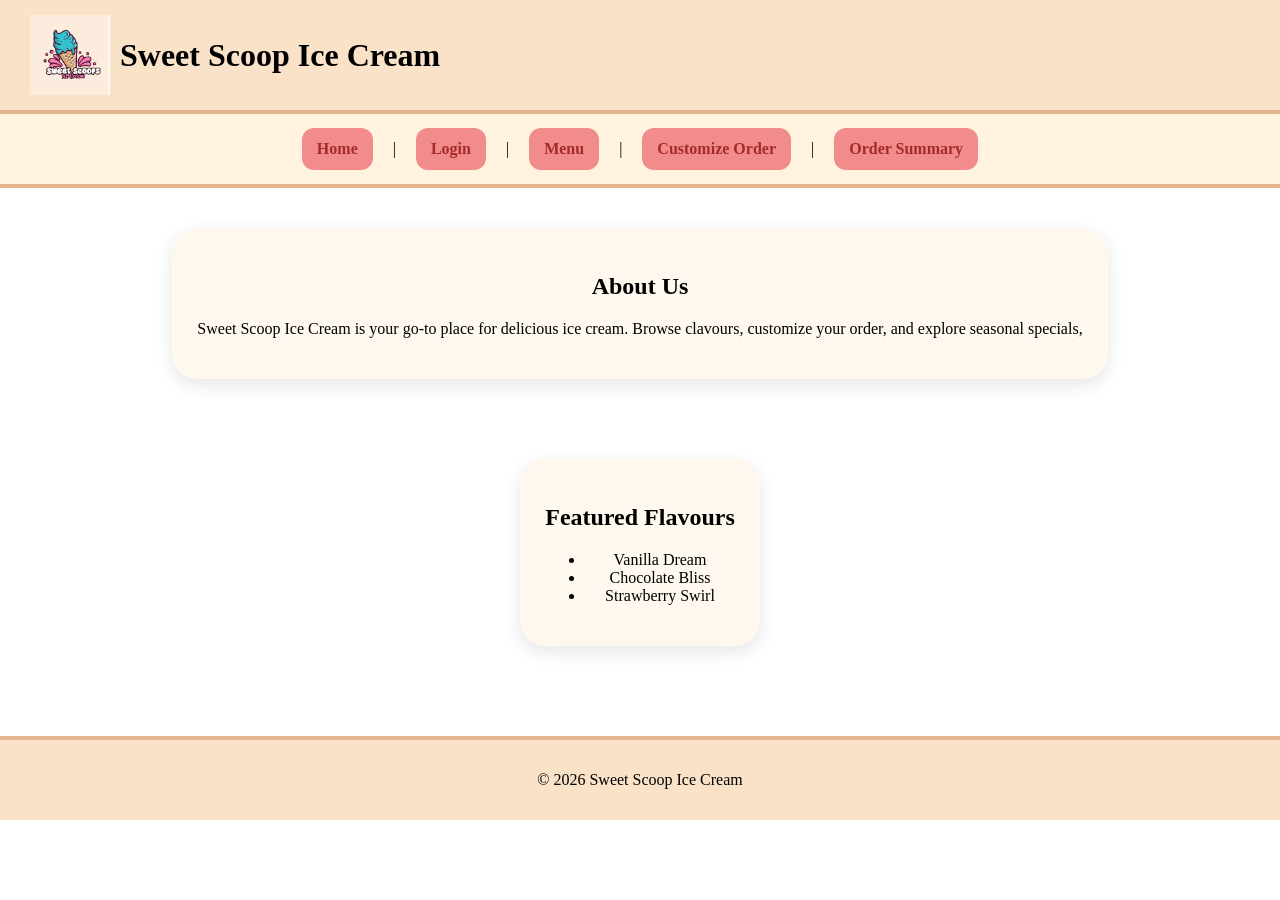
<file: index.html>
<!-- Jad Dina : 30256493 -->
 <!-- Arjun Chatha : 30207126-->

<!DOCTYPE html>

<html>
    <head>
        <link href="styles.css" rel="stylesheet">
        <title>
            Sweet Scoop Ice Cream
        </title>
    </head>

    <body>
        <header class = "main-header">
            <img src="logo.jpeg" alt = "Sweet Scoop Ice Cream Logo" class = "logo">
             <h1>Sweet Scoop Ice Cream</h1>
        </header>

        <div class="navbar">
            <a href="index.html">Home</a> 
            <p>|</p>
            <a href="login.html">Login</a> 
            <p>|</p>
            <a href="menu_view.html">Menu</a> 
            <p>|</p>
            <a href="customize_order.html">Customize Order</a> 
            <p>|</p>
            <a href="order_summary.html">Order Summary</a> 
        </div>

        <main class="home-main">
            <section>
                <h2>About Us</h2>
                <p>Sweet Scoop Ice Cream is your go-to place for delicious ice cream. Browse clavours, customize your order, and explore seasonal specials,</p>
            </section>

            <section>
                <h2>Featured Flavours</h2>
                <ul class="list_allign">
                    <li>Vanilla Dream</li>
                    <li>Chocolate Bliss</li>
                    <li>Strawberry Swirl</li>
                </ul>
            </section>


        </main>

        <footer class="main-footer">
            <p>© 2026 Sweet Scoop Ice Cream</p>
        </footer>
    </body>
</html>
</file>
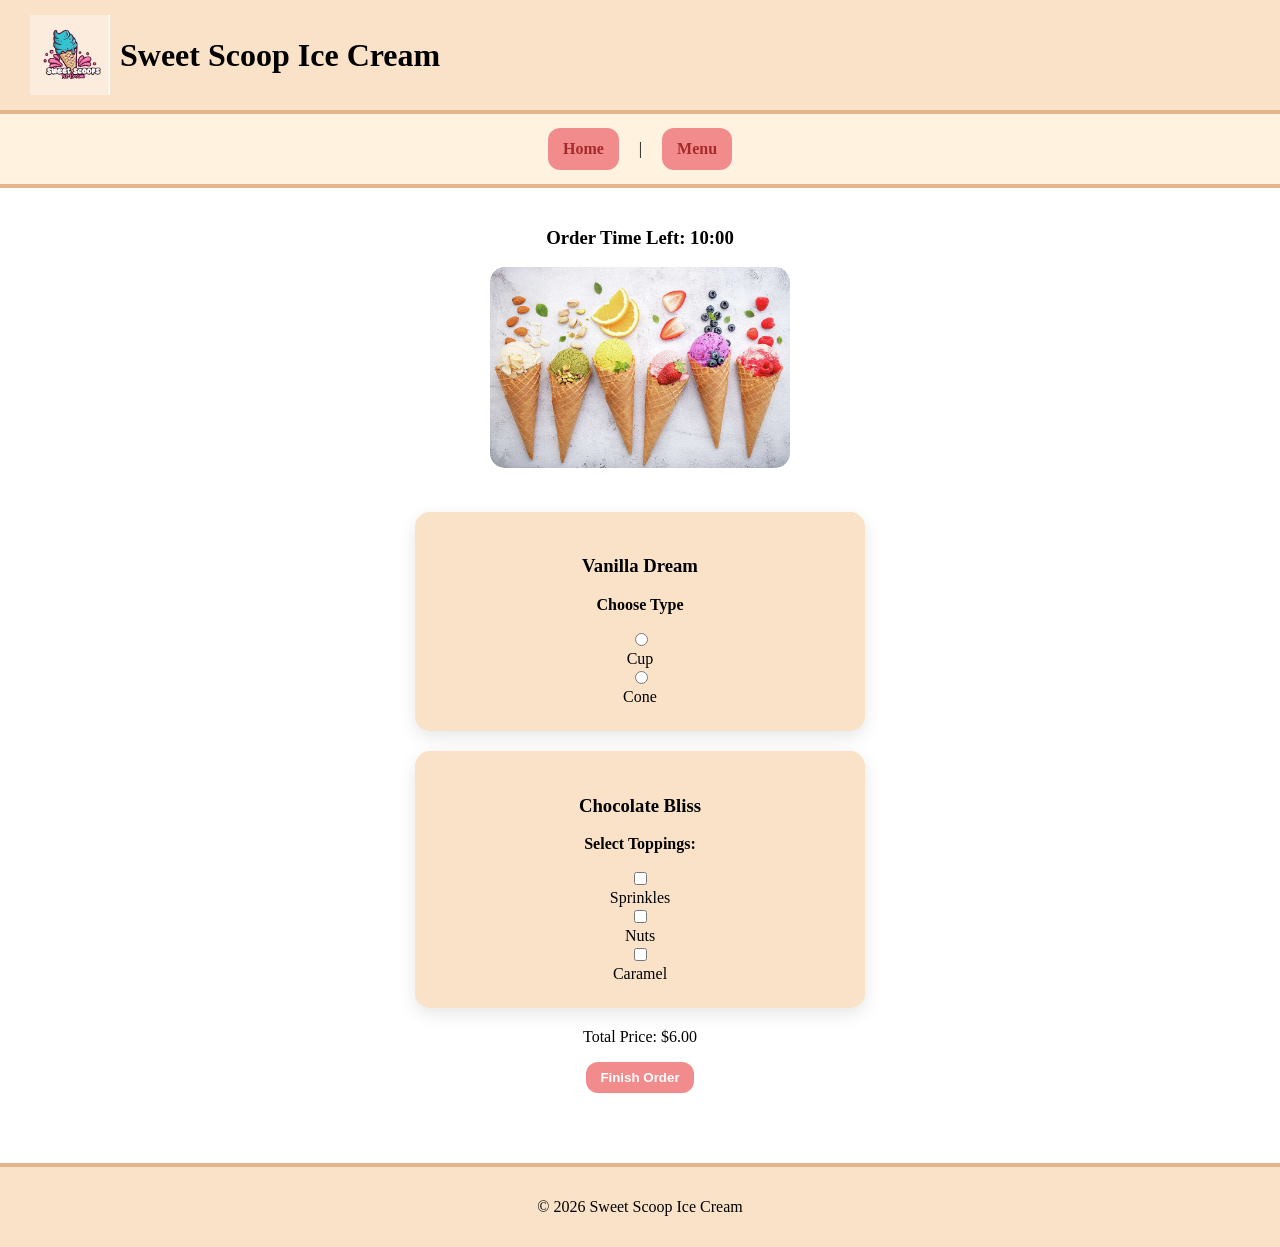
<file: customize_order.html>
<!DOCTYPE html>
<html>
    <head>
        <link href="styles.css" rel="stylesheet">
        <title>
            Sweet Scoop Ice Cream 
        </title>
    </head>
    <body>
        <header class="main-header">
            <img src="logo.jpeg" alt="Sweet Scoop Ice Cream Logo" class="logo">
            <h1>Sweet Scoop Ice Cream</h1>
        </header>

        <div class="navbar">
            <a href="index.html">Home</a>
            <p>|</p>
            <a href="menu_view.html">Menu</a>
        </div>

        <main class="customize-main">
            <h3 id="timer-display">Order Time Left: 10:00</h3>
            

            <form action="order_summary.html" id="order-form">
                <img src="Picture2.jpeg" alt="Ice Cream Banner" class="banner-img">
                <div class = "customize-order">
                    <h3>Vanilla Dream</h3>
                    <p><b>Choose Type</b></p>
                    <input type="radio" id="cup" name="type" value="Cup">
                    <br>
                    <label for="cup">Cup</label>
                    
                    <br> <input type="radio" id="cone" name="type" value="Cone">
                    <br>
                    <label for="cone">Cone</label>
                </div>
                 
                <div class ="customize-order">
                    <h3>Chocolate Bliss</h3>
                    <p><b>Select Toppings:</b></p>
                    <input type="checkbox" id="sprinkles" name="topping" value="Sprinkles">
                    <br>
                    <label for="sprinkles">Sprinkles</label>
                    <br>
                
                    <input type="checkbox" id="nuts" name="topping" value="Nuts">
                    <br>
                    <label for="nuts">Nuts</label>
                    <br>
                
                    <input type="checkbox" id="caramel" name="topping" value="Caramel">
                    <br>
                    <label for="caramel">Caramel</label>
                </div>
               

                <p id="price-display">Total Price: $6.00</p>
                <button type="submit" class="button-style">Finish Order</button>
           
           
           
           
            </form>

            <script src="customize.js"></script>


        </main>

        <footer class="main-footer">
            <p>© 2026 Sweet Scoop Ice Cream</p>
       
        </footer>
    </body>
</html>
</file>
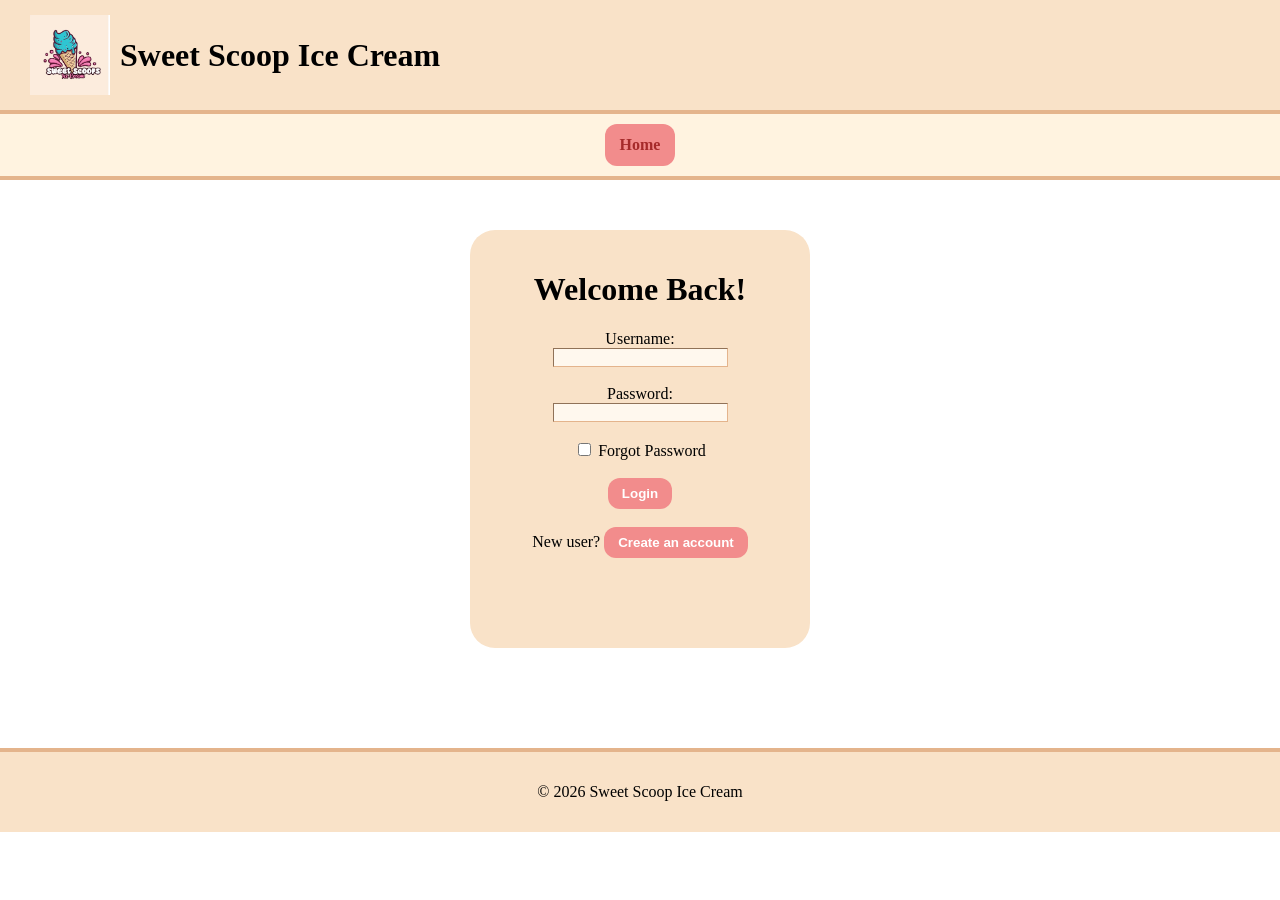
<file: login.html>
<!DOCTYPE html>
<html>
    <head>
        <link href="styles.css" rel="stylesheet">
        <title>
            Sweet Scoop Ice Cream
        </title>
    </head>
    <body>
        <header class="main-header">
            <img src="logo.jpeg" alt="Sweet Scoop Ice Cream Logo" class="logo">
            <h1>Sweet Scoop Ice Cream</h1>
        </header>
        <div class="navbar">
            <a href="index.html">Home</a>
        </div>
        <main class="login-main" id="form-login">
            <form>
                <h1>Welcome Back!</h1>
                <label for="username">Username:</label>
                <br>
                <input type="text" id="username" name="username" class="input-style">
                <br>
                <br>
                <label for="password">Password:</label>
                <br>
                <input type="text" id="password" name="password" class="input-style">
                <br>
                <br>
                <input type="checkbox" id="forgot-password" name="forgot-password">
                <label for="forgot-password">Forgot Password</label>
                <br>
                <br>
                <button type="button" id="login-button" class="button-style">Login</button>
                <br>
                <br>
                <label for="signup-button">New user?</label>
                <button type="button" id="signup-button" class="button-style">Create an account</button>
            </form>

        </main>
        <footer class="main-footer">
            <p>© 2026 Sweet Scoop Ice Cream</p>
        </footer>
     </body>
     <script src="login_script.js"></script>
</html>
</file>
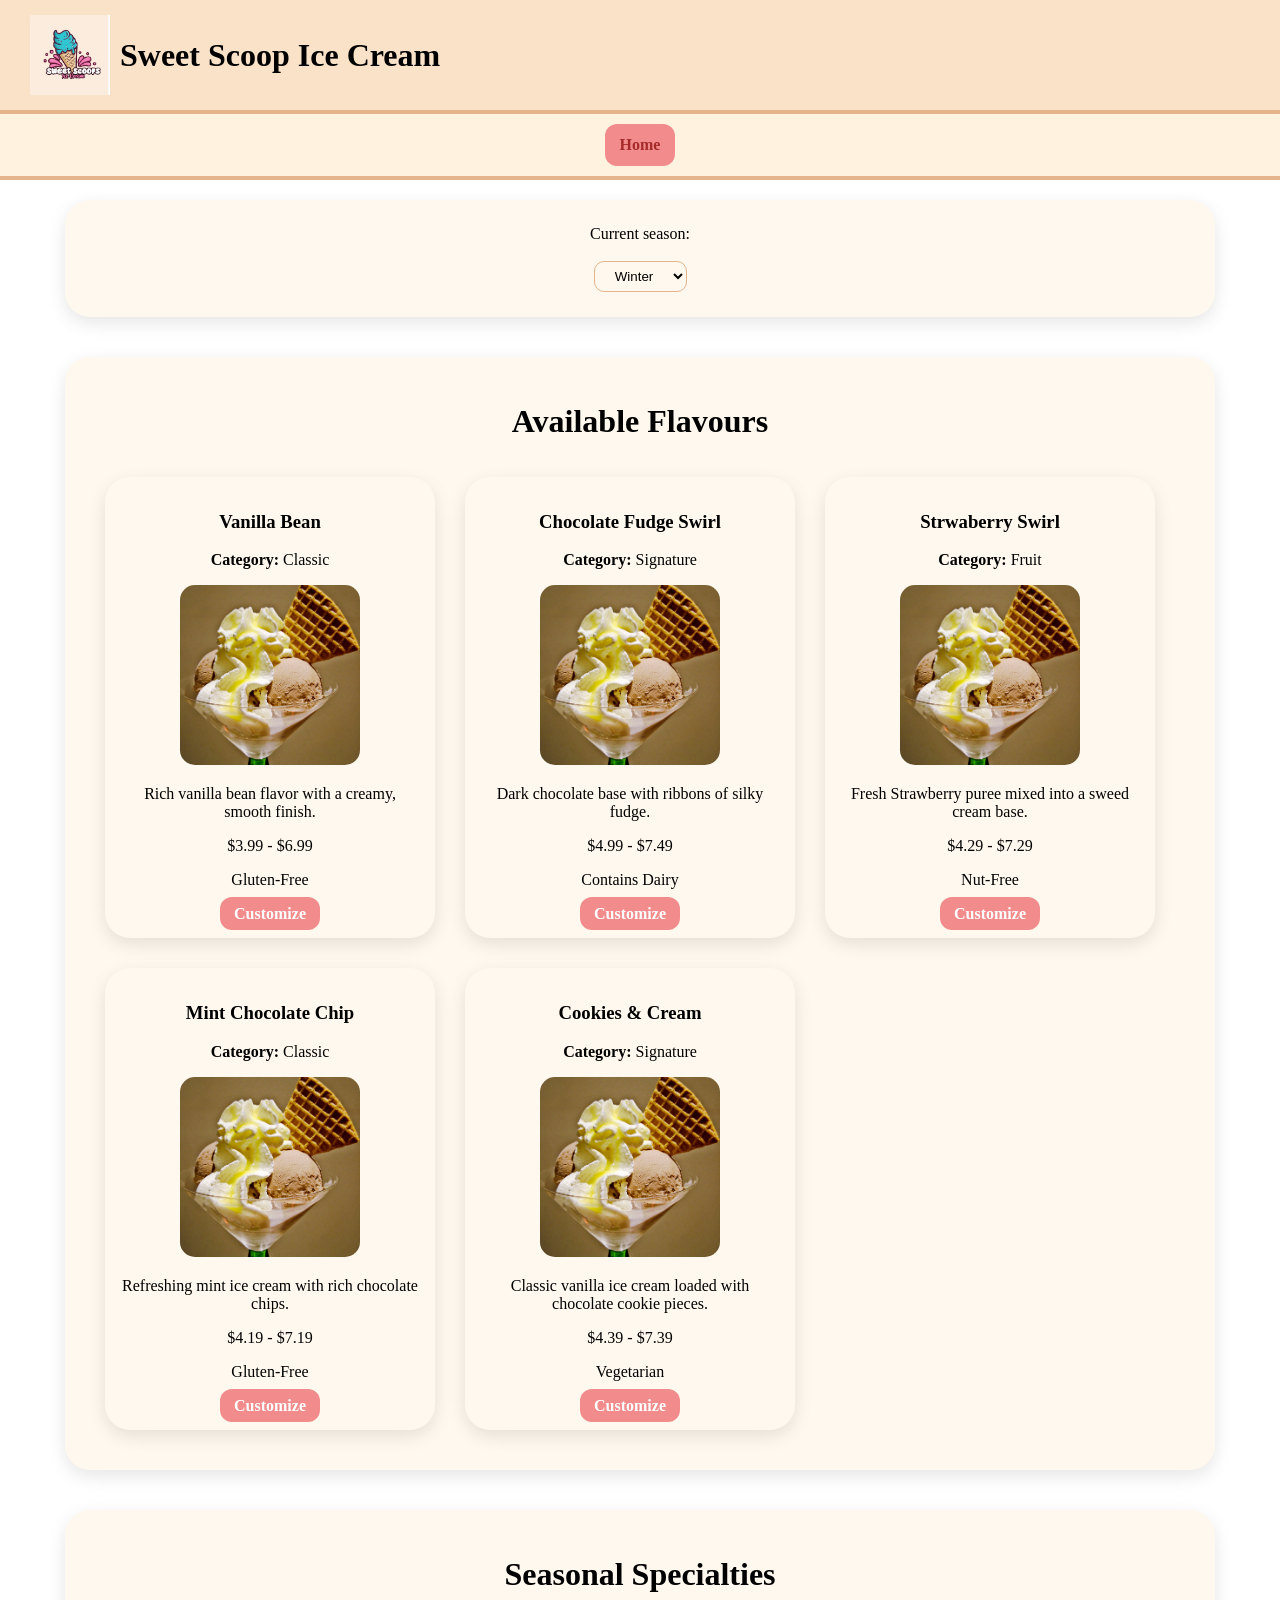
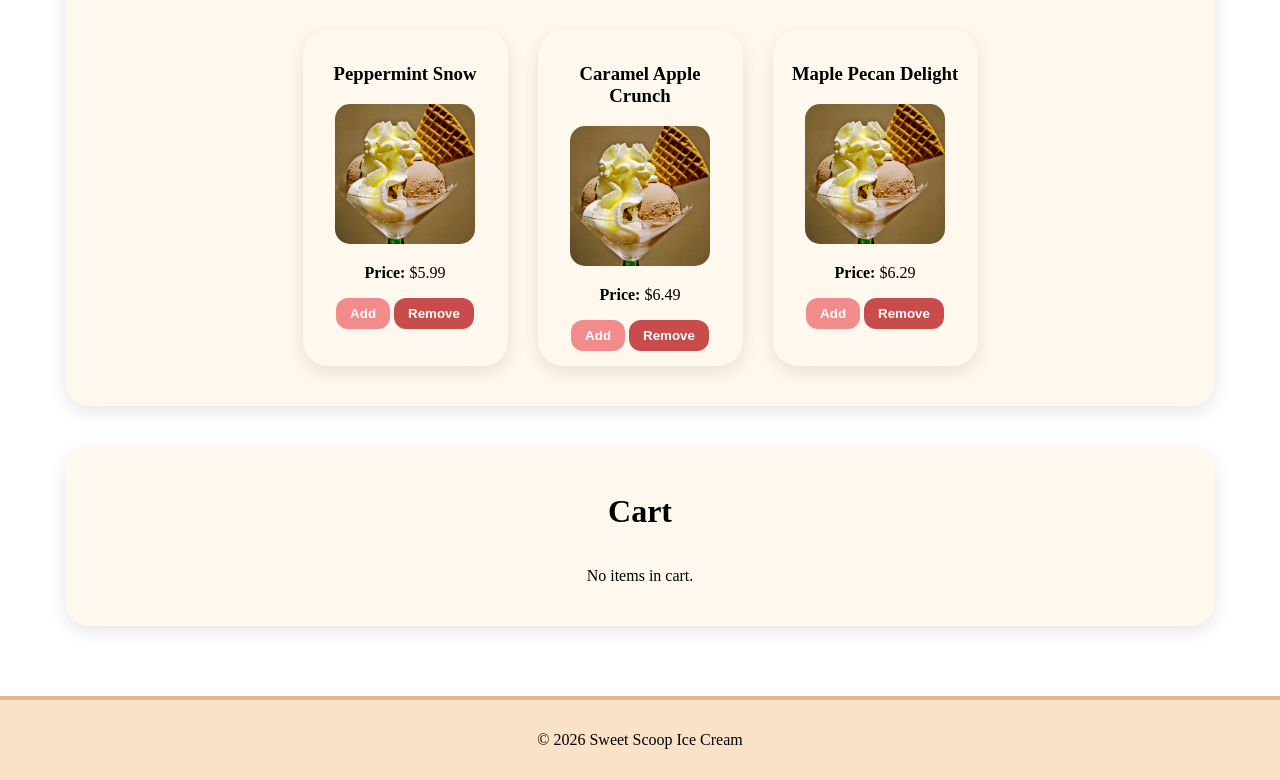
<file: menu_view.html>
<!DOCTYPE html>
<html>
    <head>
        <link href="styles.css" rel="stylesheet">
        <title>
            Sweet Scoop Ice Cream
        </title>
    </head>
    <body>
        <header class="main-header">
            <img src="logo.jpeg" alt="Sweet Scoop Ice Cream Logo" class="logo">
            <h1>Sweet Scoop Ice Cream</h1>
        </header>
         <div class="navbar">
            <a href="index.html">Home</a>
        </div>
        <main class="menu-main">



            <div class="menu-section">
                <label for="season">Current season:</label>
                <br>
                <select id="season" name="season" class="select-style">
                    <option value="winter">Winter</option>
                    <option value="spring">Spring</option>
                    <option value="summer">Summer</option>
                    <option value="fall">Fall</option>

                </select>
            </div>
            <div class="menu-section">
                <h1>Available Flavours</h1>
                <div class="ice-cream-grid">
                    <div class="ice-cream-tiles">
                        <h3>Vanilla Bean</h3>
                        <p><b>Category:</b> Classic</p>
                        <img src="Picture1.webp">
                        <p>Rich vanilla bean flavor with a creamy, smooth finish.</p>
                        <p>$3.99 - $6.99</p>
                        <p>Gluten-Free</p>
                        <a class="button-style" href="customize_order.html">Customize</a>   
                    </div>
                    <div class="ice-cream-tiles">
                        <h3>Chocolate Fudge Swirl</h3>
                        <p><b>Category:</b> Signature</p>
                        <img src="Picture1.webp" alt="Chocolate Fudge Swirl">
                        <p>Dark chocolate base with ribbons of silky fudge.</p>
                        <p>$4.99 - $7.49</p>
                        <p>Contains Dairy</p>
                        <a class="button-style" href="customize_order.html">Customize</a>
                    </div>
                    <div class="ice-cream-tiles">
                        <h3>Strwaberry Swirl</h3>
                        <p><b>Category:</b> Fruit</p>
                        <img src="Picture1.webp" alt="Chocolate Fudge Swirl">
                        <p>Fresh Strawberry puree mixed into a sweed cream base.</p>
                        <p>$4.29 - $7.29</p>
                        <p>Nut-Free</p>
                        <a class="button-style" href="customize_order.html">Customize</a>
                    </div>
                        <div class="ice-cream-tiles">
                        <h3>Mint Chocolate Chip</h3>
                        <p><b>Category:</b> Classic</p>
                        <img src="Picture1.webp" alt="Mint Chocolate Chip">
                        <p>Refreshing mint ice cream with rich chocolate chips.</p>
                        <p>$4.19 - $7.19</p>
                        <p>Gluten-Free</p>
                        <a class="button-style" href="customize_order.html">Customize</a>
                    </div>

                    <div class="ice-cream-tiles">
                        <h3>Cookies &amp; Cream</h3>
                        <p><b>Category:</b> Signature</p>
                        <img src="Picture1.webp" alt="Cookies and Cream">
                        <p>Classic vanilla ice cream loaded with chocolate cookie pieces.</p>
                        <p>$4.39 - $7.39</p>
                        <p>Vegetarian</p>
                        <a class="button-style" href="customize_order.html">Customize</a>
                    </div>
                    
                </div>
            </div>
            <div class="menu-section">
                <h1>Seasonal Specialties</h1>
                <div class="ice-cream-grid">
                    <div class="season-special-tiles">
                        <h3>Peppermint Snow</h3>
                        <img src="Picture1.webp" alt="Peppermint Ice Cream">
                        <p><b>Price:</b> $5.99</p>
                        <button class="add-button">Add</button>
                        <button class="remove-button">Remove</button>
                    </div>
                    <div class="season-special-tiles"">
                        <h3>Caramel Apple Crunch</h3>
                        <img src="Picture1.webp" alt="Peppermint Ice Cream">
                        <p><b>Price:</b> $6.49</p>
                        <button class="add-button">Add</button>
                        <button class="remove-button">Remove</button>
                    </div>
                    <div class="season-special-tiles"">
                        <h3>Maple Pecan Delight</h3>
                        <img src="Picture1.webp" alt="Peppermint Ice Cream">
                        <p><b>Price:</b> $6.29</p>
                        <button class="add-button">Add</button>
                        <button class="remove-button">Remove</button>
                    </div>

                </div>

            </div>

        </main>



        <div class="menu-section" id="cart-section">
            <h1>Cart</h1>
            <div id="cart-container">
                <p id="empty-cart-msg">No items in cart.</p>
            </div>
        </div>


        <footer class="main-footer">
            <p>© 2026 Sweet Scoop Ice Cream</p>
        </footer>


        <script src="menu.js"></script>

     </body>
</file>
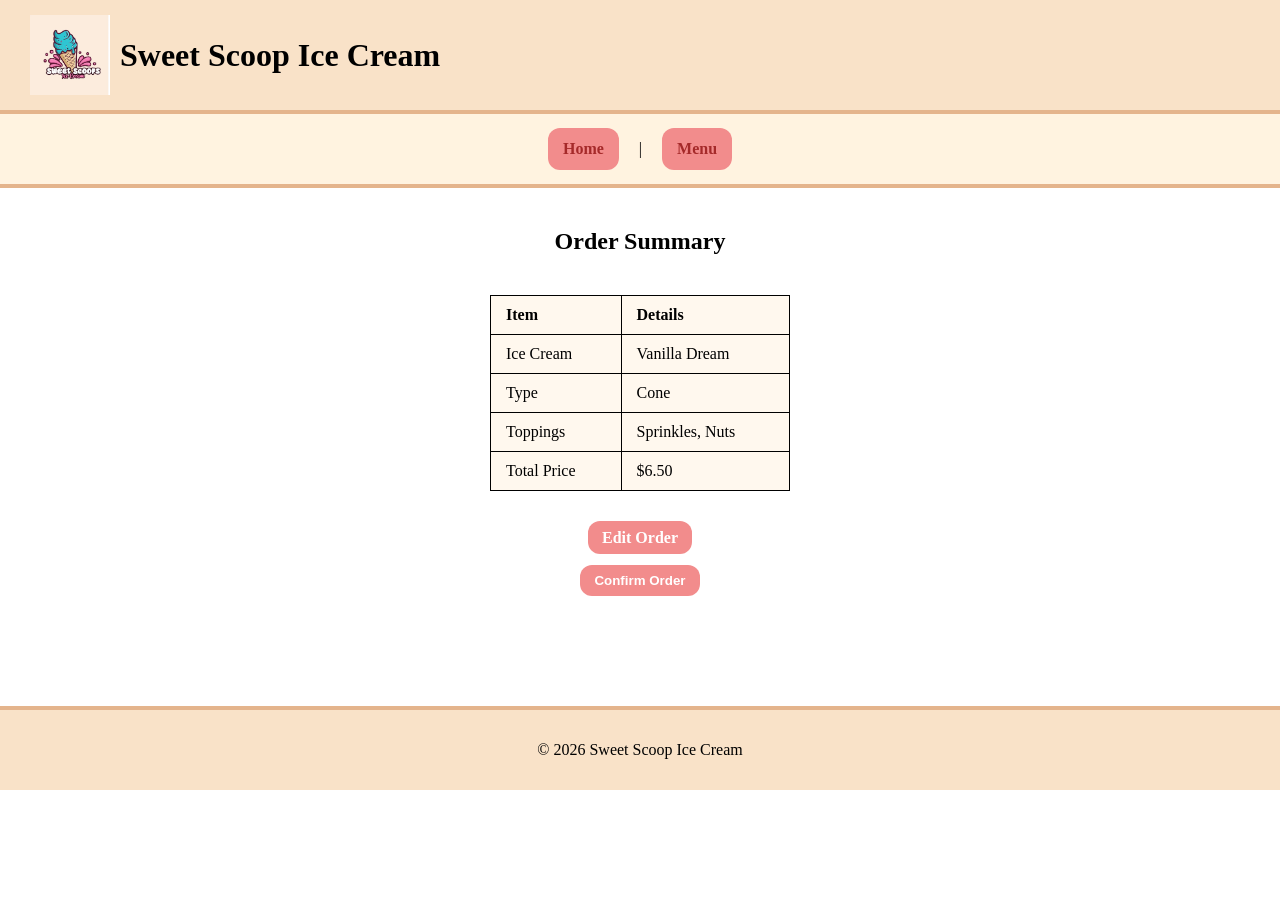
<file: order_summary.html>
<!DOCTYPE html>
<html>
    <head>
        <link href="styles.css" rel="stylesheet">
        <title>Sweet Scoop Ice Cream - Order Summary</title>
    </head>
    <body>
        <header class="main-header">
            <img src="logo.jpeg" alt="Sweet Scoop Ice Cream Logo" class="logo">
            <h1>Sweet Scoop Ice Cream</h1>
        </header>

        <div class="navbar">
            <a href="index.html">Home</a>
            <p>|</p>
            <a href="menu_view.html">Menu</a>
        </div>



        <main class="summary-main">
            <h2>Order Summary</h2>
            
            <table class="order-table">
                <tr>
                    <th>Item</th>
                    <th>Details</th>
                </tr>
                <tr>
                    <td>Ice Cream</td>
                    <td>Vanilla Dream</td>
                </tr>
                <tr>
                    <td>Type</td>
                    <td>Cone</td>
                </tr>
                <tr>
                    <td>Toppings</td>
                    <td>Sprinkles, Nuts</td>
                </tr>
                <tr>
                    <td>Total Price</td>
                    <td>$6.50</td>
                </tr>
            </table>

            <div class="summary-actions">
                <br>
                <a href="customize_order.html" class="button-style">Edit Order</a>
                <br><br>
               
                <button type="button" class="button-style">Confirm Order</button>
            </div>
        </main>

        <footer class="main-footer">
            <p>© 2026 Sweet Scoop Ice Cream</p>
        </footer>
    
    
    </body>
</html>
</file>
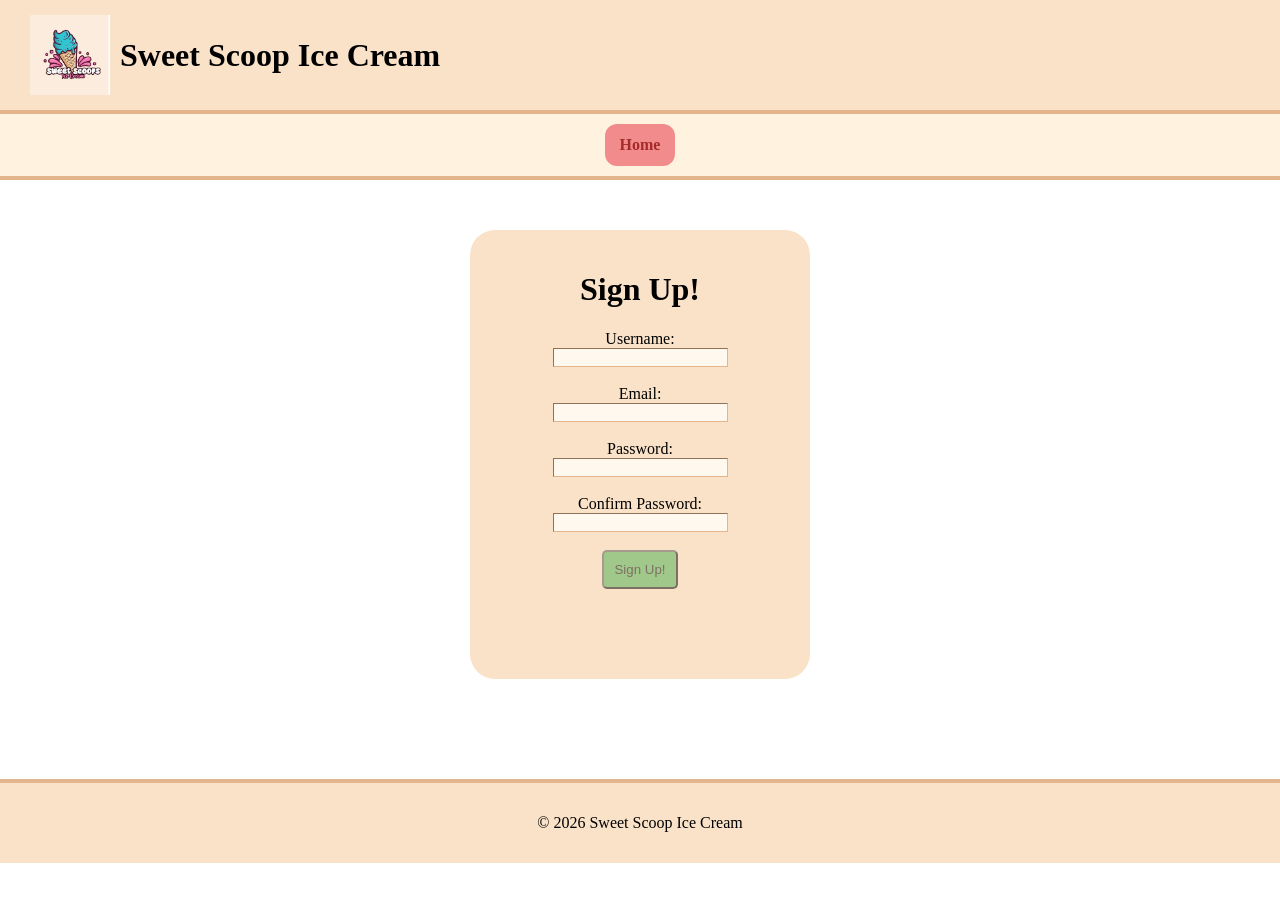
<file: signup.html>
<!DOCTYPE html>
<html>
    <head>
        <link href="styles.css" rel="stylesheet">
        <title>
            Sweet Scoop Ice Cream
        </title>
    </head>
    <body>
        <header class="main-header">
            <img src="logo.jpeg" alt="Sweet Scoop Ice Cream Logo" class="logo">
            <h1>Sweet Scoop Ice Cream</h1>
        </header>
        <div class="navbar">
            <a href="index.html">Home</a>
        </div>
        <main class="login-main" id="form-login">
            <form>
                <h1>Sign Up!</h1>
                <label for="username">Username:</label>
                <br>
                <input type="text" id="username" name="username" class="input-style">
                <br>
                <br>
                <label for="email">Email:</label>
                <br>
                <input type="text" id="email" name="email" class="input-style">
                <br>
                <br>
                <label for="password">Password:</label>
                <br>
                <input type="text" id="password" name="password" class="input-style">
                <br>
                <br> 
                <label for="confirm-password">Confirm Password:</label>
                <br>
                <input type="text" id="confirm-password" name="confirm-password" class="input-style">
                <br>
                <br> 
                <button type="button" id="signup-button" class="sign-up-button">Sign Up!</button>

                
            </form>

        </main>
        <footer class="main-footer">
            <p>© 2026 Sweet Scoop Ice Cream</p>
        </footer>
     </body>
     <script src="sign_up.js"></script>
</html>
</file>
<file: styles.css>
.main-header{
    width: 100%;
    background-color: #f9e2c8;
    display: flex;
    gap: 10px;
    flex-direction: row;
    padding: 15px 30px;
    align-items:center;
    border-bottom: 4px solid #e4b48c;
    
}

.logo{
    width: 80px;
    height: auto;
    margin-left: 30px;
}

.main-header h1{
    font-size: 24;
    margin: 0;
}
body{
    padding: 0px;
    margin: 0px;
    display: flex;
    flex-direction: column;
    align-items: center; 
}

.navbar{
    width:100%;
    display: flex;
    background-color: #fff3e0;
    border-bottom: 4px solid #e4b48c;
    padding: 10px;
    align-items: center;
    justify-content: center;
    gap: 10px;
}

.navbar a{
    color: brown;
    text-decoration: none;
    background-color: #f28c8c;
    font-weight: bold;
    margin-left: 10px;
    margin-right: 10px;
    padding: 12px 15px;
    border-radius: 12px
    
}

.home-main{
    display: flex;
    flex-direction: column;
    align-items: center;   
    max-width: 1100px;
    margin: 0 auto;

}

.home-main section{
    background-color: #fff8ee;
    border-radius: 25px;
    text-align: center;
    padding: 25px;
    margin: 40px ;
    box-shadow:0 6px 18px rgba(0, 0, 0, 0.1);
}

.login-main{
    display: flex;
    flex-direction: column;
    align-items: center;
    max-width: 1100px;
    padding: 20px;
    margin: 50px;
    background-color: #f9e2c8;
    border-radius: 25px;
}

.login-main form{
    text-align: center;
    margin-bottom: 70px;
    width: 300px;
}

.input-style{
    background-color: #fff8ee;
    border-color: #e4b48c;
    border-width: 1px;
}

.button-style{
    background-color: #f28c8c;
    border-radius: 12px;
    padding: 8px 14px; 
    border: 0px;
    color: white;
    font-weight: bold; 
    text-decoration: none;
}

.button-style:hover{
    cursor: pointer;
}

.menu-main{
    display: flex;
    flex-direction: column;
    align-items: center;   
    margin: 0 auto;

}

.menu-section{
    background-color: #fff8ee;
    border-radius: 25px;
    padding: 25px;
    margin: 20px 0;
    box-shadow:0 6px 18px rgba(0, 0, 0, 0.1);
    width: 1100px; 
    display: flex;
    flex-direction: column;
    align-items: center;
}

.ice-cream-grid{
    display: flex;
    flex-direction: row;
    flex-wrap: wrap;
   
}

.ice-cream-tiles{
    background-color: #ffffff;
    border: 20px;
    padding: 15px;
    margin: 15px;
    box-shadow:0 6px 18px rgba(0, 0, 0, 0.1);
    text-align: center;
    border-radius: 25px;
    max-width: 300px;

}

.ice-cream-tiles img{
    border-radius: 15px;
    height: auto;
    width: 60%;
}

.select-style{
    background-color: #fff8ee;
    border-radius: 10px;
    padding: 6px 10px;
    border: 1px solid #e4b48c;
    text-align: center;
}

.season-special-tiles{
    background-color: #ffffff;
    border: 20px;
    padding: 15px;
    margin: 15px;
    box-shadow:0 6px 18px rgba(0, 0, 0, 0.1);
    text-align: center;
    border-radius: 25px;
    max-width: 175px;
}

.season-special-tiles img{
    border-radius: 15px;
    height: auto;
    width: 80%;
}

.main-footer{
    width: 100%;
    background-color: #f9e2c8;
    text-align: center;
    padding: 15px;
    border-top: 4px solid #e4b48c;
    margin-top: 50px;
}

.add-button{
    background-color: #f28c8c;
    color: white;
    font-weight: bold;
    border-radius: 12px;
    padding: 8px 14px;
    border: 0px;
}

.remove-button{
    background-color: #c94c4c;
    color: white;
    font-weight: bold;
    border-radius: 12px;
    padding: 8px 14px;
    border: 0px
}

.add-button:hover{
    cursor: pointer;
}

.remove-button:hover{
    cursor: pointer;
}


.customize-main {
    display: flex;
    flex-direction: column;
    align-items: center;
    max-width: 1100px;
    padding: 20px;
    margin: 0 auto;
    text-align: center;
}

.banner-img {
    width: 300px;
    height: auto;
    margin-bottom: 20px;
    border-radius: 15px;
}

.summary-main {
    display: flex;
    flex-direction: column;
    align-items: center;
    max-width: 1100px;
    padding: 20px;
    margin: 0 auto;
}

.order-table {
    border: 1px solid black;
    border-collapse: collapse;
    background-color: #fff8ee;
    width: 300px;
    margin-top: 20px;
}

.summary-actions {
    text-align: center;
    margin-top: 20px;
    margin-bottom: 40px;
}

.order-table th, .order-table td {
    border: 1px solid black;
    padding: 10px 15px;
    text-align: left;
}

.success-message{
    padding: 8px 14px;
    background-color: rgb(14, 245, 14, 0.4);
    color: rgb(1, 83, 1);
    text-align: center; 
    margin: 10px;
    border-radius: 15px;
}

.error-message{
    padding: 8px 14px;
    background-color: rgba(255, 0, 0, 0.4);
    color: rgb(114, 2, 2);
    text-align: center; 
    margin: 10px;
    border-radius: 15px;
}

.sign-up-button{
    background-color: #4CAF50;
    padding: 10px;
    border-radius: 5px;
    opacity: 0.5;
}

.sign-up-button:hover{
    cursor: pointer;
    background-color: #45A049;
    opacity: 1.0;
}

.ice-cream-tiles, .season-special-tiles{
    background-color: #fff8ee;
}



.ice-cream-tiles:hover, .season-special-tiles:hover {
    background-color: #ffffff; 
}


.cart-item {
    width: 100%;
    border-bottom: 1px solid #e4b48c;
    padding: 5px;
}


.customize-order{
    margin: 20px;
    background-color: #f9e2c8;
    border-radius: 15px;
    padding: 25px;
    width: 400px;
    box-shadow:0 6px 18px rgba(0, 0, 0, 0.1);
}
</file>
